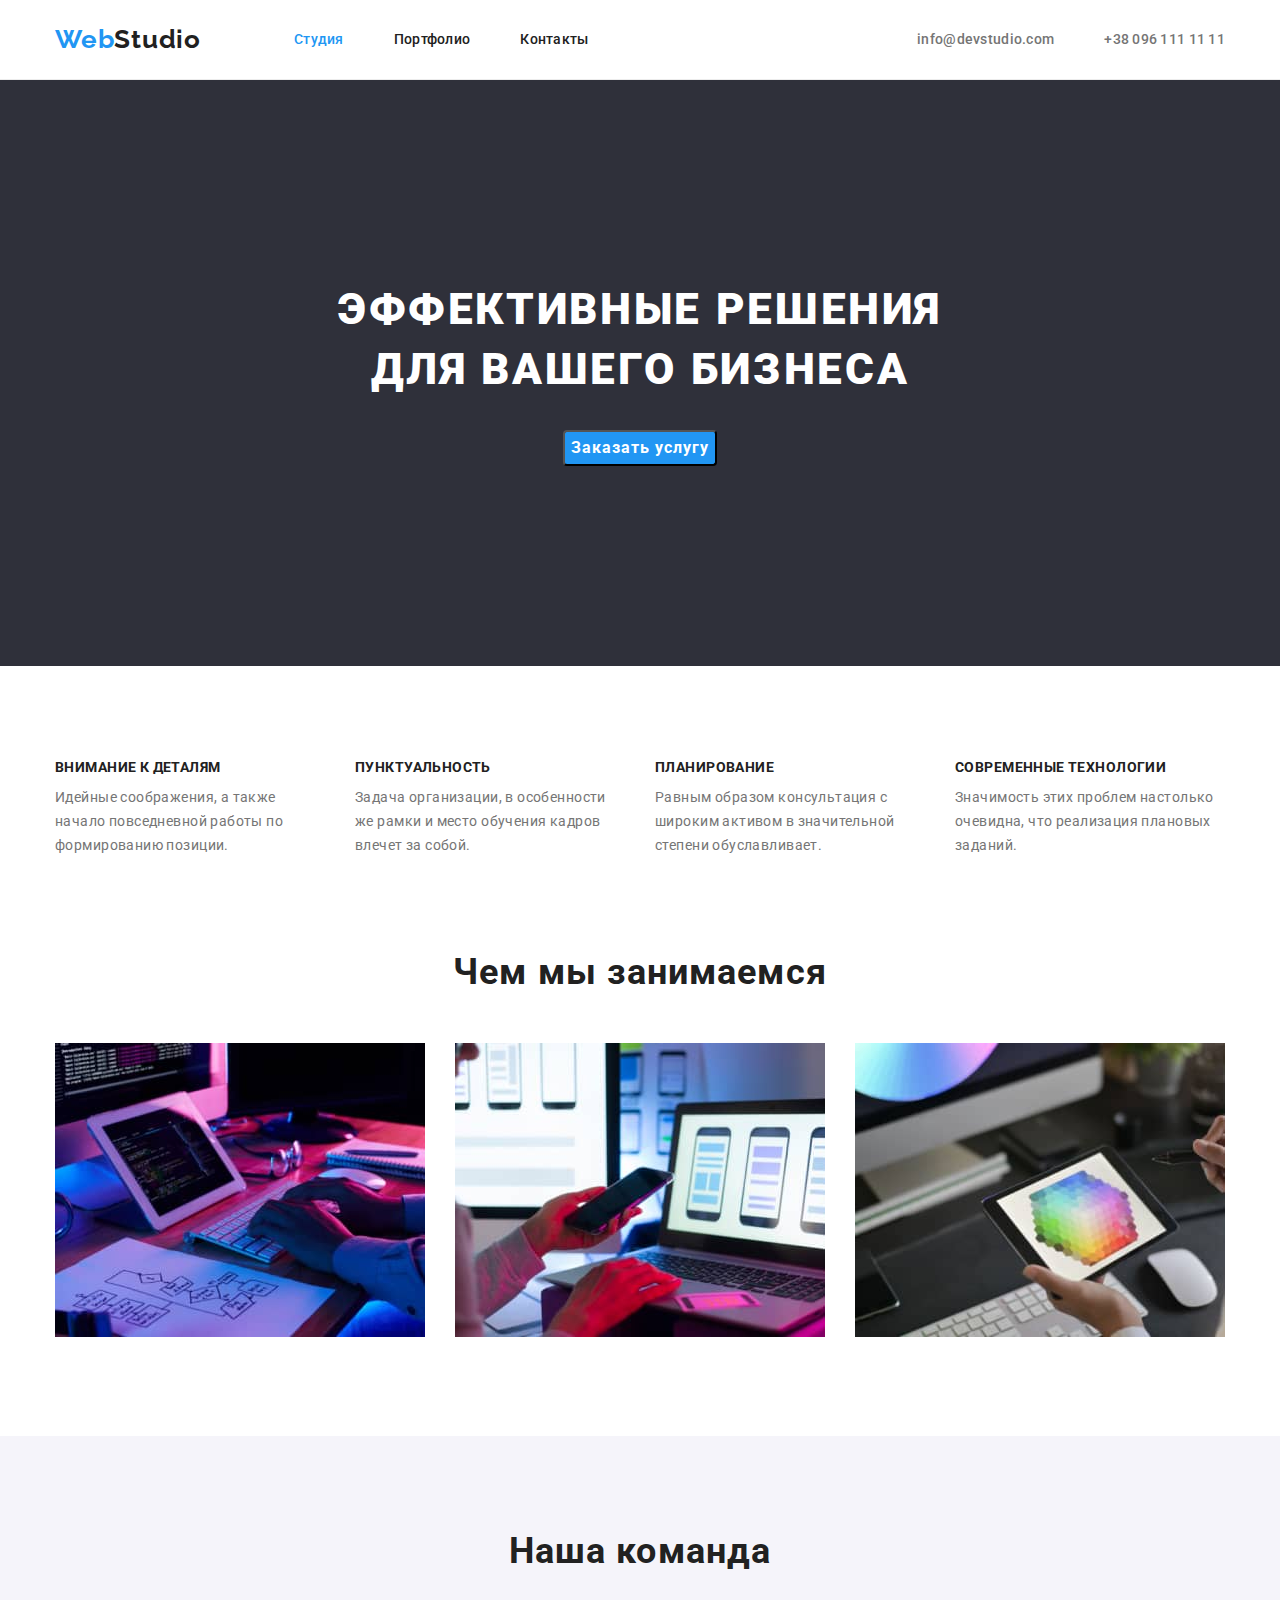
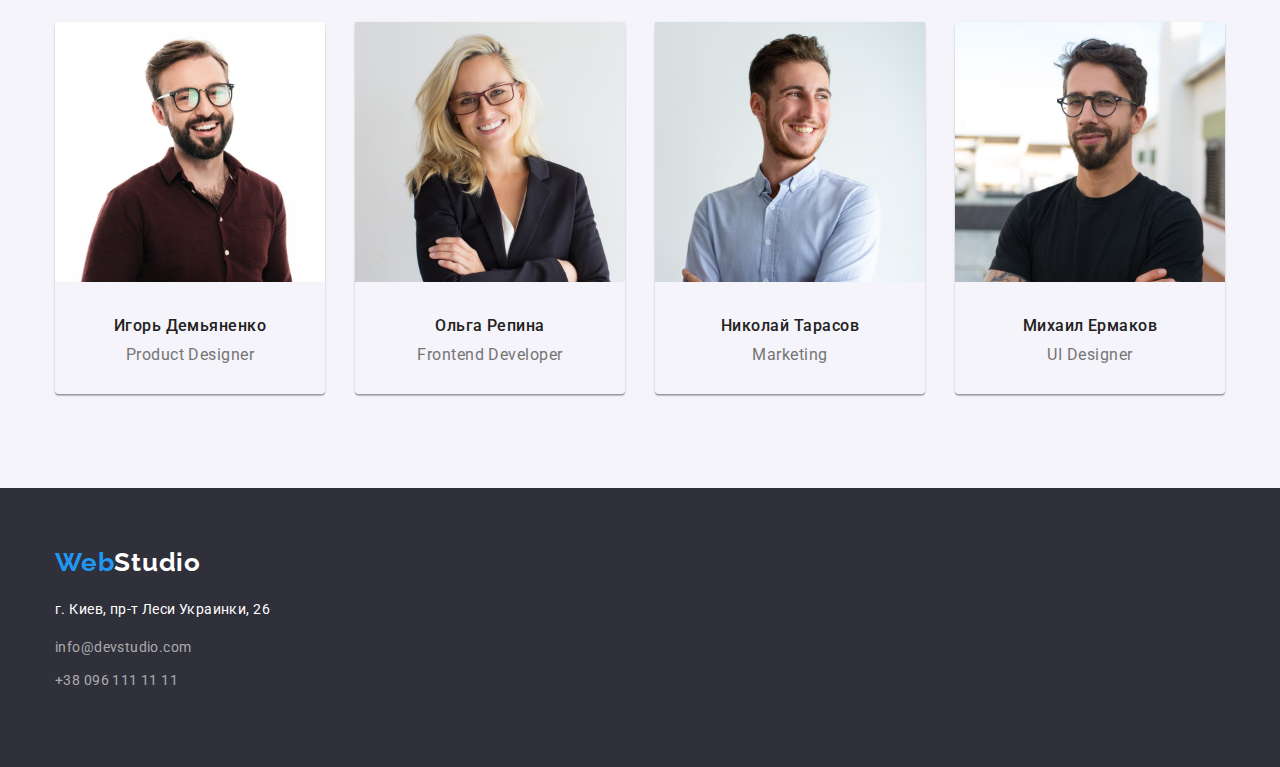
<file: index.html>
<!DOCTYPE html>
<html lang="en">
  <head>
    <meta charset="UTF-8" />
    <meta http-equiv="X-UA-Compatible" content="IE=edge" />
    <meta name="viewport" content="width=device-width, initial-scale=1.0" />

    <link rel="preconnect" href="https://fonts.googleapis.com" />
    <link rel="preconnect" href="https://fonts.gstatic.com" crossorigin />
    <link
      href="https://fonts.googleapis.com/css2?family=Raleway:wght@700&family=Roboto:wght@400;500;700;900&display=swap"
      rel="stylesheet"
    />
    <link
      rel="stylesheet"
      href="https://cdnjs.cloudflare.com/ajax/libs/modern-normalize/1.0.0/modern-normalize.min.css"
    />
    <link rel="stylesheet" href="./css/styles.css" />
    <title>WebStudio</title>
  </head>
  <body>
    <header class="header">
      <div class="container">
        <a href="./index.html" class="header-link-w link"
          >Web<span class="header-studio">Studio</span></a
        >
        <nav>
          <ul class="header-list list">
            <li class="header-list-a">
              <a href="./index.html" lang="ru" class="header-link current link"
                >Студия</a
              >
            </li>
            <li class="header-list-a">
              <a href="./portfolio.html" lang="ru" class="header-link link"
                >Портфолио</a
              >
            </li>
            <li class="header-list-a">
              <a href="" lang="ru" class="header-link link">Контакты</a>
            </li>
          </ul>
        </nav>

        <ul class="list header-cnt">
          <li class="header-cnt-1">
            <a href="mailto:info@devstudio.com" class="header-connect link"
              >info@devstudio.com</a
            >
          </li>
          <li class="header-cnt-1">
            <a href="tel:+380961111111" class="header-connect link"
              >+38 096 111 11 11</a
            >
          </li>
        </ul>
      </div>
    </header>

    <main class="main">
      <section class="h1 section">
        <div class="container main-title">
          <h1 lang="ru" class="main-title-text">
            Эффективные решения для вашего бизнеса
          </h1>
          <button type="button" lang="ru" class="main-btn cursor">
            Заказать услугу
          </button>
        </div>
      </section>

      <section class="section specific">
        <div class="container">
          <h2 lang="ru" class="main-heading" hidden>особенности</h2>
          <ul class="main-specific list">
            <li>
              <h3 class="main-specific-title">ВНИМАНИЕ К ДЕТАЛЯМ</h3>
              <p class="main-specific-content">
                Идейные соображения, а также начало повседневной работы по
                формированию позиции.
              </p>
            </li>
            <li>
              <h3 class="main-specific-title">ПУНКТУАЛЬНОСТЬ</h3>
              <p class="main-specific-content">
                Задача организации, в особенности же рамки и место обучения
                кадров влечет за собой.
              </p>
            </li>
            <li>
              <h3 class="main-specific-title">ПЛАНИРОВАНИЕ</h3>
              <p class="main-specific-content">
                Равным образом консультация с широким активом в значительной
                степени обуславливает.
              </p>
            </li>
            <li>
              <h3 class="main-specific-title">СОВРЕМЕННЫЕ ТЕХНОЛОГИИ</h3>
              <p class="main-specific-content">
                Значимость этих проблем настолько очевидна, что реализация
                плановых заданий.
              </p>
            </li>
          </ul>
        </div>
      </section>

      <section class="section what-we-do">
        <div class="container">
          <h2 lang="ru" class="main-heading">Чем мы занимаемся</h2>
          <ul class="list main-heading-img">
            <li>
              <img src="images/img_box1.jpg" alt="Make website" width="370" />
            </li>
            <li>
              <img src="images/img_box2.jpg" alt="Mobile website" width="370" />
            </li>
            <li>
              <img
                src="images/img_box3.jpg"
                alt="Color for website"
                width="370"
              />
            </li>
          </ul>
        </div>
      </section>

      <section class="section main-team">
        <div class="container">
          <h2 lang="ru" class="main-heading">Наша команда</h2>
          <ul class="main-our-team list">
            <li class="main-our-team-box">
              <img src="images/ihor.jpg" alt="Igor Demyanenko" width="270" />
              <div class="main-our-team-box-aside">
                <h3 class="main-our-team-name">Игорь Демьяненко</h3>
                <p class="main-our-team-prof">Product Designer</p>
              </div>
            </li>
            <li class="main-our-team-box">
              <img src="images/olga.jpg" alt="Olga Repina" width="270" />
              <div class="main-our-team-box-aside">
                <h3 class="main-our-team-name">Ольга Репина</h3>
                <p class="main-our-team-prof">Frontend Developer</p>
              </div>
            </li>
            <li class="main-our-team-box">
              <img src="images/mikola.jpg" alt="Nikolai Tarasov" width="270" />
              <div class="main-our-team-box-aside">
                <h3 class="main-our-team-name">Николай Тарасов</h3>
                <p class="main-our-team-prof">Marketing</p>
              </div>
            </li>
            <li class="main-our-team-box">
              <img src="images/mihail.jpg" alt="Mikhail Ermakov" width="270" />
              <div class="main-our-team-box-aside">
                <h3 class="main-our-team-name">Михаил Ермаков</h3>
                <p class="main-our-team-prof">UI Designer</p>
              </div>
            </li>
          </ul>
        </div>
      </section>
    </main>

    <footer class="footer">
      <div class="container">
        <a href="./index.html" class="footer-link-w link"
          >Web<span class="footer-studio">Studio</span></a
        >
        <address class="footer-address">
          <p>г. Киев, пр-т Леси Украинки, 26</p>
          <ul class="footer-link list">
            <li>
              <a href="mailto:info@devstudio.com" class="link"
                >info@devstudio.com</a
              >
            </li>
            <li>
              <a href="tel:+380961111111" class="link">+38 096 111 11 11</a>
            </li>
          </ul>
        </address>
      </div>
    </footer>
  </body>
</html>
</file>
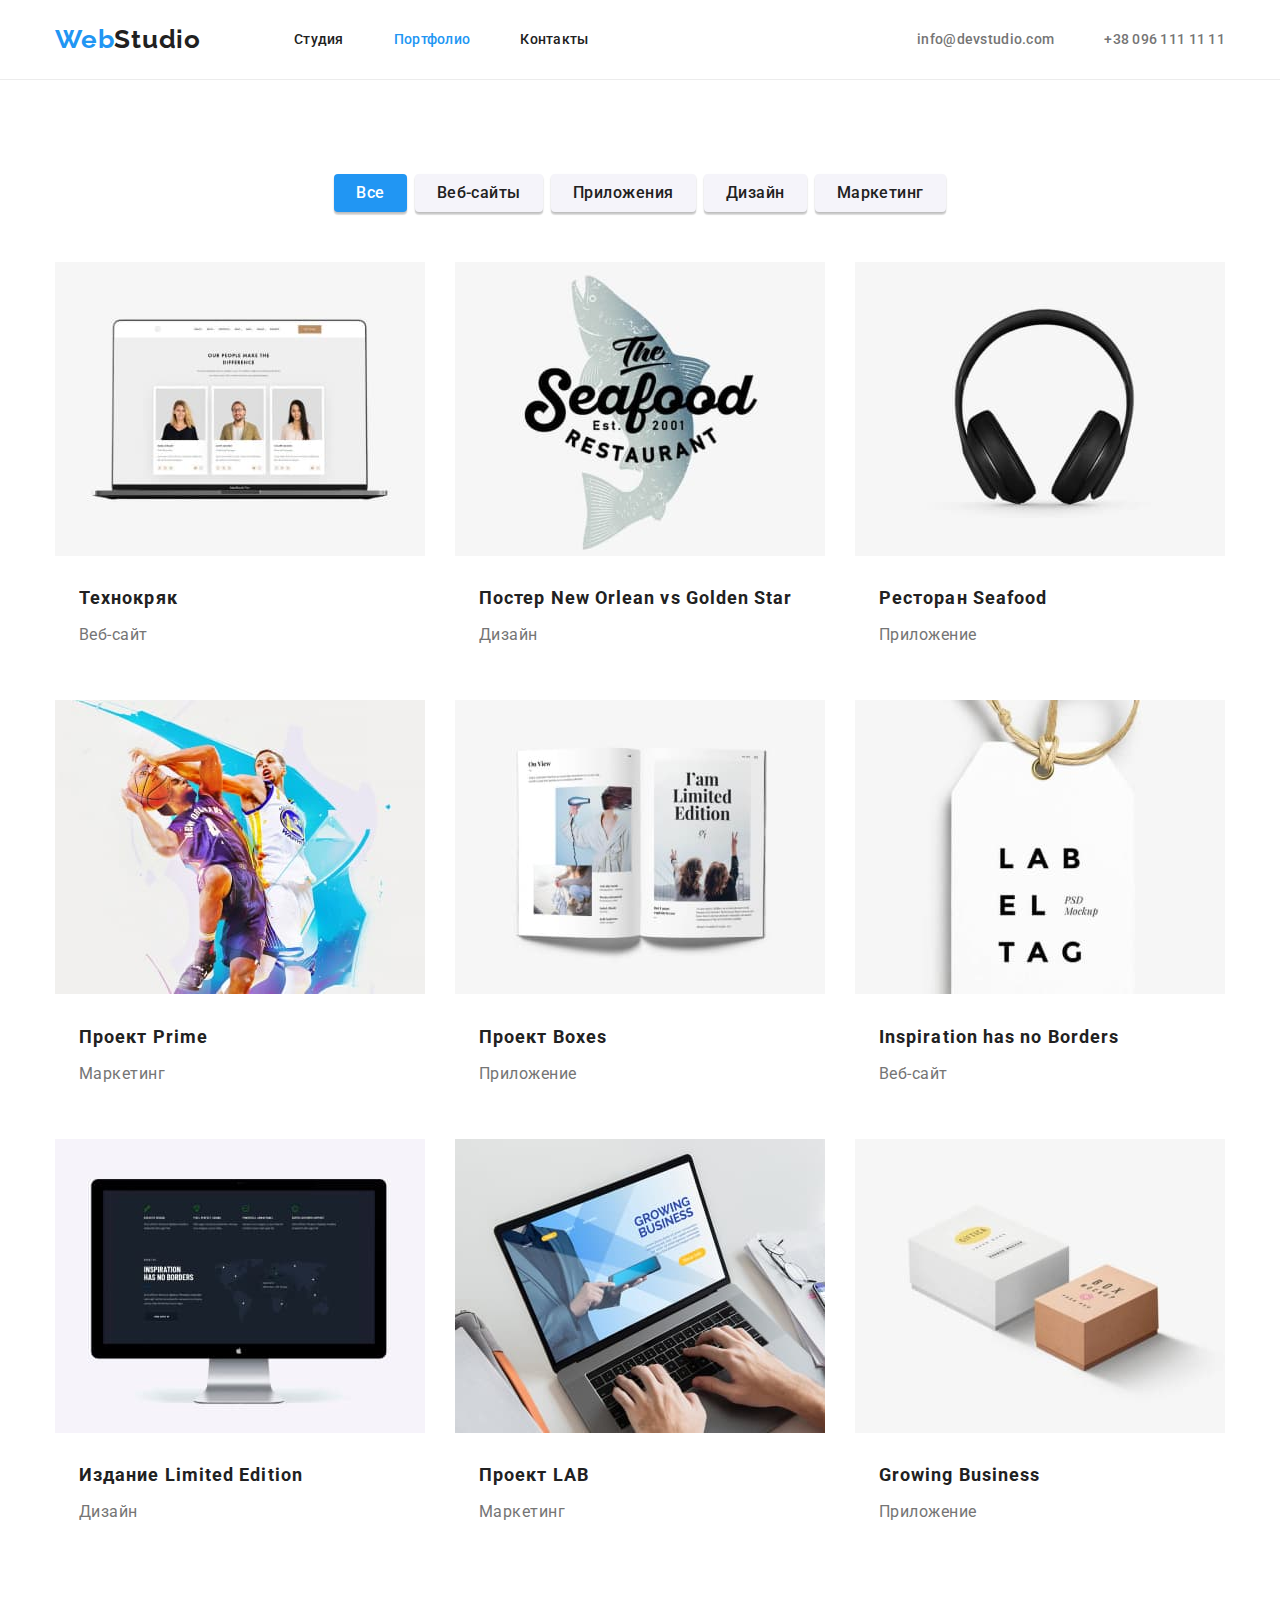
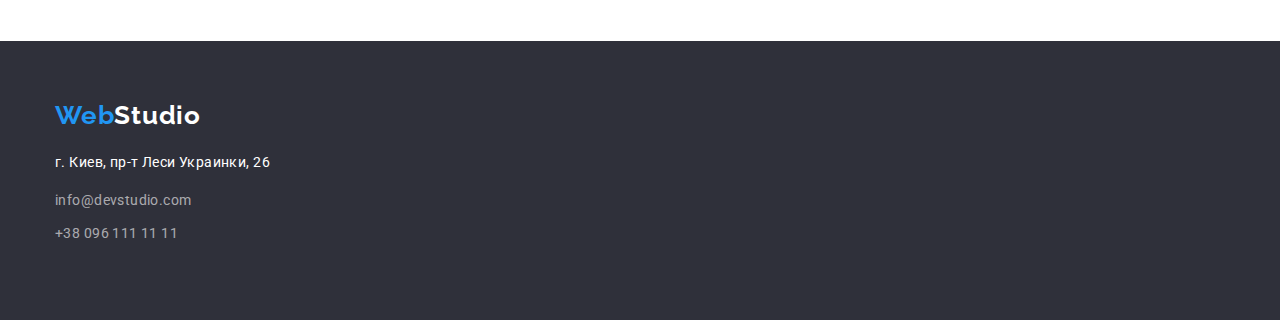
<file: portfolio.html>
<!DOCTYPE html>
<html lang="en">
  <head>
    <meta charset="UTF-8" />
    <meta http-equiv="X-UA-Compatible" content="IE=edge" />
    <meta name="viewport" content="width=device-width, initial-scale=1.0" />

    <link rel="preconnect" href="https://fonts.googleapis.com" />
    <link rel="preconnect" href="https://fonts.gstatic.com" crossorigin />
    <link
      href="https://fonts.googleapis.com/css2?family=Raleway:wght@700&family=Roboto:wght@400;500;700;900&display=swap"
      rel="stylesheet"
    />
    <link
      rel="stylesheet"
      href="https://cdnjs.cloudflare.com/ajax/libs/modern-normalize/1.0.0/modern-normalize.min.css"
    />
    <link rel="stylesheet" href="./css/styles.css" />
    <title>WebStudio</title>
  </head>
  <body>
    <header class="header">
      <div class="container">
        <a href="./index.html" class="header-link-w link"
          >Web<span class="header-studio">Studio</span></a
        >
        <nav>
          <div class="header-nav">
            <ul class="header-list list">
              <li class="header-list-a">
                <a href="./index.html" lang="ru" class="header-link link">Студия</a>
              </li>
              <li class="header-list-a">
                <a href="./portfolio.html" lang="ru" class="header-link current link">Портфолио</a>
              </li>
              <li class="header-list-a">
                <a href="" lang="ru" class="header-link link">Контакты</a>
              </li>
            </ul>
          </div>
        </nav>

        <ul class="list header-cnt">
          <li class="header-cnt-1">
            <a href="mailto:info@devstudio.com" class="header-connect link">info@devstudio.com</a>
          </li>
          <li>
            <a href="tel:+380961111111" class="header-connect link">+38 096 111 11 11</a>
          </li>
        </ul>
      </div>
    </header>
    <main>
      <section class="section">
        <div class="container">
          <h2 hidden>filters</h2>
          <ul class="filters list">
            <li class="main-filter">
              <button type="button" class="main-button current">Все</button>
            </li>
            <li class="main-filter">
              <button type="button" class="main-button">Веб-сайты</button>
            </li>
            <li class="main-filter">
              <button type="button" class="main-button">Приложения</button>
            </li>
            <li class="main-filter">
              <button type="button" class="main-button">Дизайн</button>
            </li>
            <li class="main-filter">
              <button type="button" class="main-button">Маркетинг</button>
            </li>
          </ul>
            <h2 class="main-ptf" hidden>portfolio</h2>
          <ul class="portfolio-list list">
            <li>
              <a href class="link">
                <img src="images/portfolio/tehnokryak.jpg" alt="Tehnokryak" width="370" />
                <div class="main-ptf-subtitle">
                  <h3 class="main-ptf-name">Технокряк</h3>
                  <p class="main-ptf-site">Веб-сайт</p>
                </div>
              </a>
            </li>
            <li>
              <a href class="link">
                <img src="images/portfolio/seafood.jpg" alt="Seafood" width="370" />
                <div class="main-ptf-subtitle">
                  <h3 class="main-ptf-name">Постер New Orlean vs Golden Star</h3>
                  <p class="main-ptf-site">Дизайн</p>
                </div>
              </a>
            </li>
            <li>
              <a href class="link">
                <img src="images/portfolio/prime.jpg" alt="Prime" width="370" />
                <div class="main-ptf-subtitle">
                  <h3 class="main-ptf-name">Ресторан Seafood</h3>
                  <p class="main-ptf-site">Приложение</p>
                </div>
              </a>
            </li>
            <li>
              <a href class="link">
                <img
                  src="images/portfolio/new_orlean_vs_golden_star.jpg"
                  alt="New-Orlean-vs-Golden-Star"
                  width="370"
                />
                <div class="main-ptf-subtitle">
                  <h3 class="main-ptf-name">Проект Prime</h3>
                  <p class="main-ptf-site">Маркетинг</p>
                </div>
              </a>
            </li>
            <li>
              <a href class="link">
                <img src="images/portfolio/limited_edition.jpg" alt="Limited-Edition" width="370" />
                <div class="main-ptf-subtitle">
                  <h3 class="main-ptf-name">Проект Boxes</h3>
                  <p class="main-ptf-site">Приложение</p>
                </div>
              </a>
            </li>
            <li>
              <a href class="link">
                <img src="images/portfolio/lab.jpg" alt="LAB" width="370" />
                <div class="main-ptf-subtitle">
                  <h3 class="main-ptf-name">Inspiration has no Borders</h3>
                  <p class="main-ptf-site">Веб-сайт</p>
                </div>
              </a>
            </li>
            <li>
              <a href class="link">
                <img
                  src="images/portfolio/inspiration_has_no_borders.jpg"
                  alt="Inspiration-has-no-Borders"
                  width="370"
                />
                <div class="main-ptf-subtitle">
                  <h3 class="main-ptf-name">Издание Limited Edition</h3>
                  <p class="main-ptf-site">Дизайн</p>
                </div>
              </a>
            </li>
            <li>
              <a href class="link">
                <img src="images/portfolio/growing_business.jpg"
                  alt="Growing-Business"
                  width="370"
                />
                <div class="main-ptf-subtitle">
                  <h3 class="main-ptf-name">Проект LAB</h3>
                  <p class="main-ptf-site">Маркетинг</p>
                </div>
              </a>
            </li>
            <li>
              <a href class="link">
                <img src="images/portfolio/boxes.jpg" alt="Boxes" width="370" />
                <div class="main-ptf-subtitle">
                  <h3 class="main-ptf-name">Growing Business</h3>
                  <p class="main-ptf-site">Приложение</p>
                </div>
              </a>
            </li>
          </ul>
        </div>
      </section>
    </main>

    <footer class="footer">
      <div class="container">
        <a href="./index.html" class="footer-link-w link"
          >Web<span class="footer-studio">Studio</span></a
        >
        <address class="footer-address">
          <p>г. Киев, пр-т Леси Украинки, 26</p>
          <ul class="footer-link list">
            <li>
              <a href="mailto:info@devstudio.com" class="link">info@devstudio.com</a>
            </li>
            <li>
              <a href="tel:+380961111111" class="link">+38 096 111 11 11</a>
            </li>
          </ul>
        </address>
      </div>
    </footer>
  </body>
</html>
</file>
<file: css/styles.css>
:root {
  --header-background-color: #ffffff;
  --header-text-color: #212121;
  --header-text-background-color: #2196f3;
  --accent-color: #2196f3;
  --main-background-color: #ffffff;
  --main-text-title-color: #212121;
  --main-text-color: #757575;
  --footer-background-color: #2f303a;
  --typical-padding: 94px;
}

body {
  font-family: 'Roboto', sans-serif;
}
.link {
  text-decoration: none;
}
.list {
  list-style: none;
}
.container {
  width: 1200px;
  padding: 0 15px;
  margin: 0 auto;
}
.section {
  padding: var(--typical-padding) 0;
}
/* -------------------------------HEADER--------------------------------- */

.header {
  padding-top: 24px;
  padding-bottom: 24px;
  border-bottom: 1px solid #ececec;
}
.header .container {
  display: flex;
  align-items: center;
}
.header-list {
  display: flex;
  margin: 0;
  padding-left: 0;
}
.header-link-w {
  font-family: 'Raleway', sans-serif;
  font-weight: 700;
  font-size: 26px;
  line-height: 1.19;
  letter-spacing: 0.03em;
  color: var(--accent-text-color, #2196f3);
  margin-right: 93px;
}
.header-studio {
  color: #212121;
}
.header-link {
  font-weight: 500;
  font-size: 14px;
  line-height: 1.14;
  letter-spacing: 0.02em;
  color: var(--header-text-color, #212121);
}
.header-list-a:not(:last-child) {
  margin-right: 50px;
}
.header-link.current {
  color: var(--accent-color);
}
.header-link:hover,
.header-link:focus {
  color: var(--accent-color, #2196f3);
}
.header-connect {
  font-weight: 500;
  font-size: 14px;
  line-height: 1.14;
  letter-spacing: 0.02em;
  color: #757575;
}
.header-connect:hover,
.header-connect:focus {
  color: var(--header-text-background-color, #2196f3);
}
.header-cnt {
  display: flex;
  margin: 0 0 0 auto;
  padding: 0;
}
.header-cnt-1:not(:last-child) {
  margin-right: 50px;
}
/* -------------------------------MAIN-1PAGE--------------------------------- */

.main-title {
  margin: 0 auto;
}
.h1 {
  background: #2f303a;
  padding: 200px 0;
}
.cursor {
  cursor: pointer;
}
.specific {
  padding-bottom: 0;
}
.main-title-text {
  font-weight: 900;
  font-size: 44px;
  line-height: 1.36;
  text-align: center;
  letter-spacing: 0.06em;
  text-transform: uppercase;
  color: #ffffff;
  margin-top: 0;
  margin-left: auto;
  margin-right: auto;
  margin-bottom: 30px;
  max-width: 696px;
}
.main-btn {
  font-family: inherit;
  font-weight: 700;
  font-size: 16px;
  line-height: 1.88;
  display: block;
  align-items: center;
  letter-spacing: 0.06em;
  color: #ffffff;
  background-color: var(--header-text-background-color, #2196f3);
  margin-top: 30px;
  border-radius: 4px;
  margin: 0 auto;
  position: relative;
}
.main-btn:hover {
  background-color: #188ce8;
}
.main-specific {
  background-color: var(--main-background-color, #ffffff);
  display: flex;
  justify-content: space-between;
  padding-inline-start: 0;
  margin: 0;
}
.main-specific li {
  width: 270px;
}
.main-heading {
  font-weight: 700;
  font-size: 36px;
  line-height: 42px;
  text-align: center;
  letter-spacing: 0.03em;
  margin: 0;
  color: var(--main-text-title-color, #212121);
  margin-bottom: 50px;
}
.main-heading-img {
  display: flex;
  padding-inline-start: 0;
  justify-content: space-between;
  margin: 0;
}
.main-specific-title {
  font-weight: 700;
  font-size: 14px;
  line-height: 1.14;
  letter-spacing: 0.03em;
  text-transform: uppercase;
  color: var(--main-text-title-color, #212121);
  margin: 0 0 10px 0;
}
.main-specific-content {
  font-size: 14px;
  line-height: 1.71;
  letter-spacing: 0.03em;
  color: var(--main-text-color, #757575);
  margin: 0;
}
.main-team {
  background: #f5f4fa;
}
.main-our-team {
  display: flex;
  flex-wrap: wrap;
  padding-inline-start: 0;
  margin: -15px;
  padding: 0;
}
.main-our-team-box {
  margin: 15px;
  border-radius: 4px;
  width: 270px;
  box-shadow: 0px 1px 3px rgba(0, 0, 0, 0.12), 0px 1px 1px rgba(0, 0, 0, 0.14),
    0px 2px 1px rgba(0, 0, 0, 0.2);
}
.main-our-team-box-aside {
  padding: 30px 0;
}
.main-our-team-name {
  font-weight: 500;
  font-size: 16px;
  line-height: 1.19;
  text-align: center;
  letter-spacing: 0.03em;
  color: var(--main-text-title-color, #212121);
  margin: 0;
}
.main-our-team-prof {
  font-size: 16px;
  line-height: 1.19;
  text-align: center;
  letter-spacing: 0.03em;
  color: var(--main-text-color, #757575);
  margin-top: 10px;
  margin-bottom: 0;
}
/* -------------------------------MAIN--PORTFOLIO--------------------------------- */

.filters {
  padding-inline-start: 0;
  display: flex;
  flex-wrap: wrap;
  justify-content: center;
  margin: 0 0 50px 0;
}
.main-filter {
  padding: 0px;
}
.main-filter:not(:last-child) {
  margin-right: 8px;
}
.main-button {
  font-family: inherit;
  font-weight: 500;
  font-size: 16px;
  line-height: 1.62;
  text-align: center;
  letter-spacing: 0.03em;
  cursor: pointer;
  border: none;
  color: var(--header-text-color, #212121);
  background-color: #f5f4fa;
  box-shadow: 0px 3px 1px rgba(0, 0, 0, 0.1), 0px 1px 2px rgba(0, 0, 0, 0.08),
    0px 2px 2px rgba(0, 0, 0, 0.12);
  border-radius: 4px;
  padding: 6px 22px;
}
.main-button.current {
  color: var(--main-background-color);
  background-color: var(--accent-color, #2196f3);
}
.main-button:hover,
.main-button:focus {
  color: #ffffff;
  background-color: var(--header-text-background-color, #2196f3);
}
.portfolio-list {
  display: flex;
  flex-wrap: wrap;
  margin: -15px;
  padding-inline-start: 0;
}
.portfolio-list li {
  margin: 15px;
}
.main-ptf {
  background-color: var(--main-background-color);
}
.main-ptf-subtitle {
  display: block;
  padding: 20px 24px;
  justify-content: space-around;
}
.main-ptf-name {
  font-weight: 700;
  font-size: 18px;
  line-height: 2;
  letter-spacing: 0.06em;
  color: var(--main-text-title-color, #212121);
  margin: 0 0 4px 0;
}
.main-ptf-site {
  font-size: 16px;
  line-height: 1.88;
  letter-spacing: 0.03em;
  color: var(--main-text-color, #757575);
  margin: 0;
}

/* -------------------------------FOOTER--------------------------------- */

.footer {
  background-color: var(--footer-background-color);
}
.footer {
  padding-top: 60px;
  padding-bottom: 60px;
}
.footer-link-w {
  font-family: 'Raleway', sans-serif;
  font-weight: 700;
  font-size: 26px;
  line-height: 1.14;
  letter-spacing: 0.03em;
  color: var(--accent-color, #2196f3);
  display: block;
  margin: 0 0 20px 0;
}
.footer-studio {
  color: #ffffff;
}
.footer-address {
  font-style: normal;
  font-size: 14px;
  line-height: 1.71;
  letter-spacing: 0.03em;
  color: #ffffff;
}
.footer-address p {
  margin: 0;
}
.footer-address .list {
  padding-inline-start: 0;
}
.footer-link a {
  color: rgba(255, 255, 255, 0.6);
}
.footer-link li:not(:last-child) {
  margin-bottom: 9px;
}
</file>
